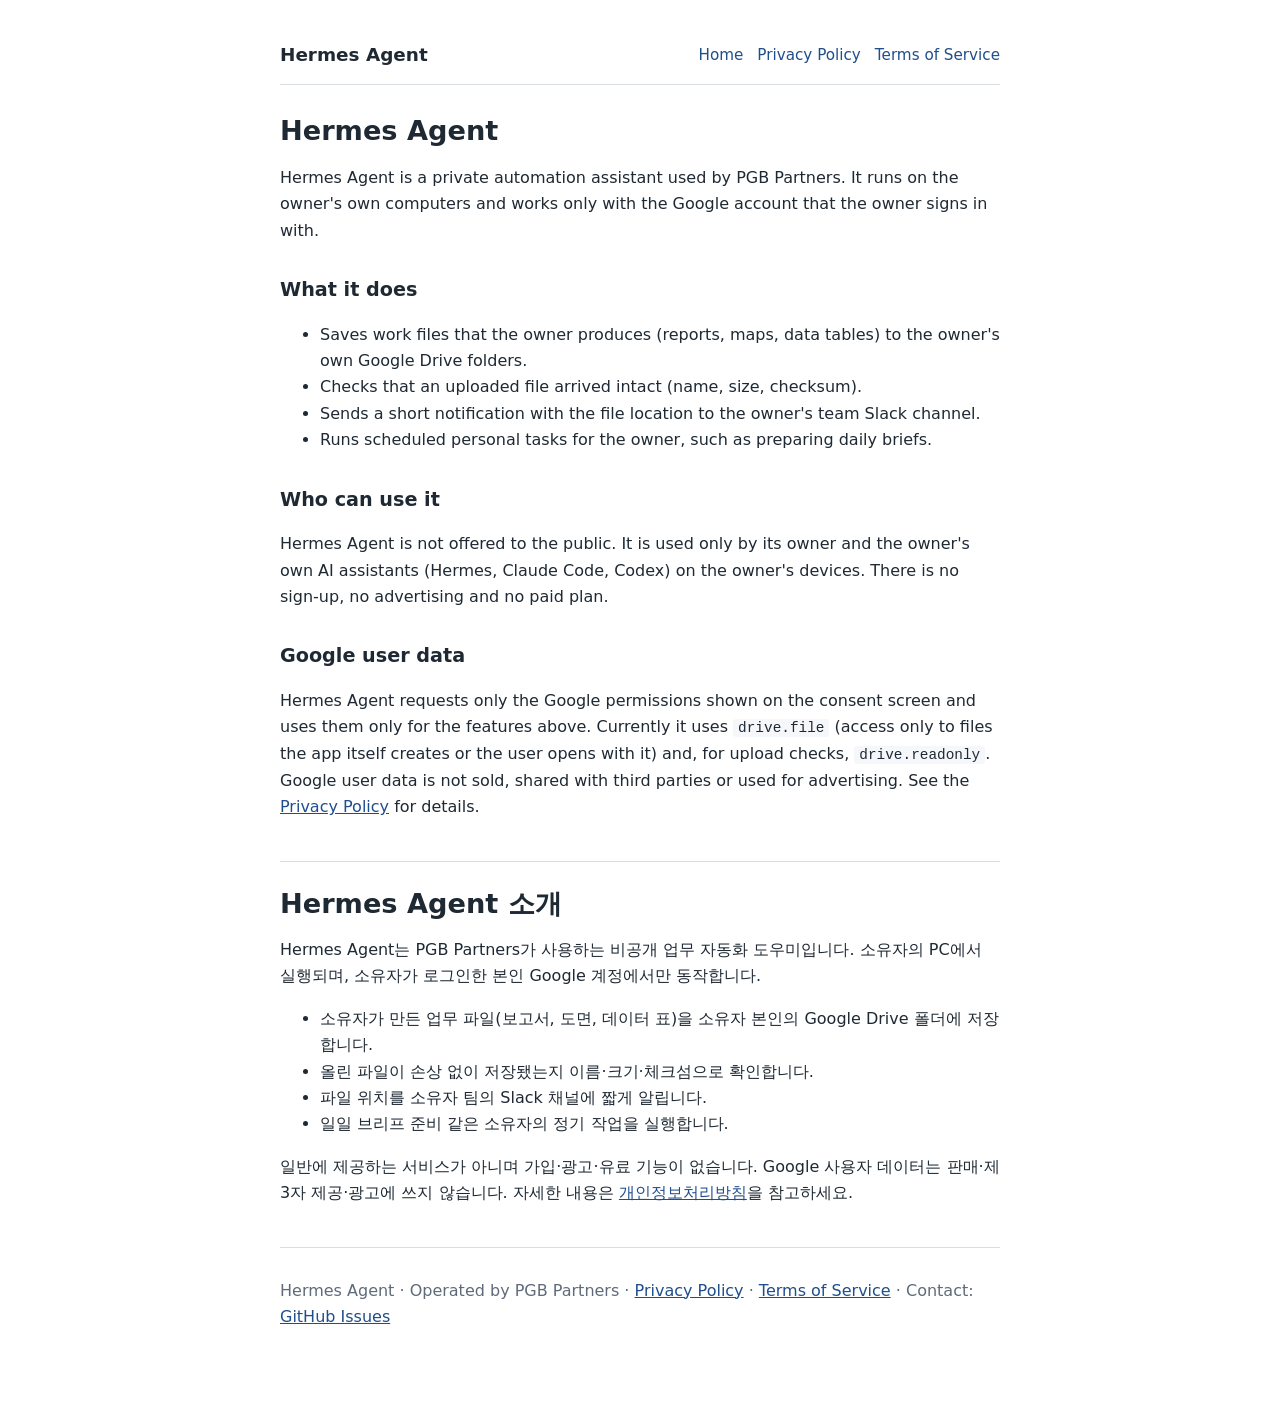
<file: index.html>
<!doctype html>
<html lang="en">
<head>
<meta charset="utf-8">
<meta name="viewport" content="width=device-width, initial-scale=1">
<title>Hermes Agent</title>
<meta name="description" content="Hermes Agent is a private automation assistant that works with the owner's own Google account to save work files to Google Drive and send notifications.">
<link rel="stylesheet" href="style.css">
</head>
<body>
<main>
  <header class="top">
    <a class="brand" href="./">Hermes Agent</a>
    <nav><a href="./">Home</a><a href="privacy.html">Privacy Policy</a><a href="terms.html">Terms of Service</a></nav>
  </header>

  <h1>Hermes Agent</h1>
  <p>Hermes Agent is a private automation assistant used by PGB Partners. It runs on the owner's own computers and works only with the Google account that the owner signs in with.</p>

  <h2>What it does</h2>
  <ul>
    <li>Saves work files that the owner produces (reports, maps, data tables) to the owner's own Google Drive folders.</li>
    <li>Checks that an uploaded file arrived intact (name, size, checksum).</li>
    <li>Sends a short notification with the file location to the owner's team Slack channel.</li>
    <li>Runs scheduled personal tasks for the owner, such as preparing daily briefs.</li>
  </ul>

  <h2>Who can use it</h2>
  <p>Hermes Agent is not offered to the public. It is used only by its owner and the owner's own AI assistants (Hermes, Claude Code, Codex) on the owner's devices. There is no sign-up, no advertising and no paid plan.</p>

  <h2>Google user data</h2>
  <p>Hermes Agent requests only the Google permissions shown on the consent screen and uses them only for the features above. Currently it uses <code>drive.file</code> (access only to files the app itself creates or the user opens with it) and, for upload checks, <code>drive.readonly</code>. Google user data is not sold, shared with third parties or used for advertising. See the <a href="privacy.html">Privacy Policy</a> for details.</p>

  <hr>

  <h1 lang="ko">Hermes Agent 소개</h1>
  <div lang="ko">
    <p>Hermes Agent는 PGB Partners가 사용하는 비공개 업무 자동화 도우미입니다. 소유자의 PC에서 실행되며, 소유자가 로그인한 본인 Google 계정에서만 동작합니다.</p>
    <ul>
      <li>소유자가 만든 업무 파일(보고서, 도면, 데이터 표)을 소유자 본인의 Google Drive 폴더에 저장합니다.</li>
      <li>올린 파일이 손상 없이 저장됐는지 이름·크기·체크섬으로 확인합니다.</li>
      <li>파일 위치를 소유자 팀의 Slack 채널에 짧게 알립니다.</li>
      <li>일일 브리프 준비 같은 소유자의 정기 작업을 실행합니다.</li>
    </ul>
    <p>일반에 제공하는 서비스가 아니며 가입·광고·유료 기능이 없습니다. Google 사용자 데이터는 판매·제3자 제공·광고에 쓰지 않습니다. 자세한 내용은 <a href="privacy.html">개인정보처리방침</a>을 참고하세요.</p>
  </div>

  <footer>
    <p>Hermes Agent · Operated by PGB Partners · <a href="privacy.html">Privacy Policy</a> · <a href="terms.html">Terms of Service</a> · Contact: <a href="https://github.com/qbong1010/hermes-agent/issues">GitHub Issues</a></p>
  </footer>
</main>
</body>
</html>
</file>
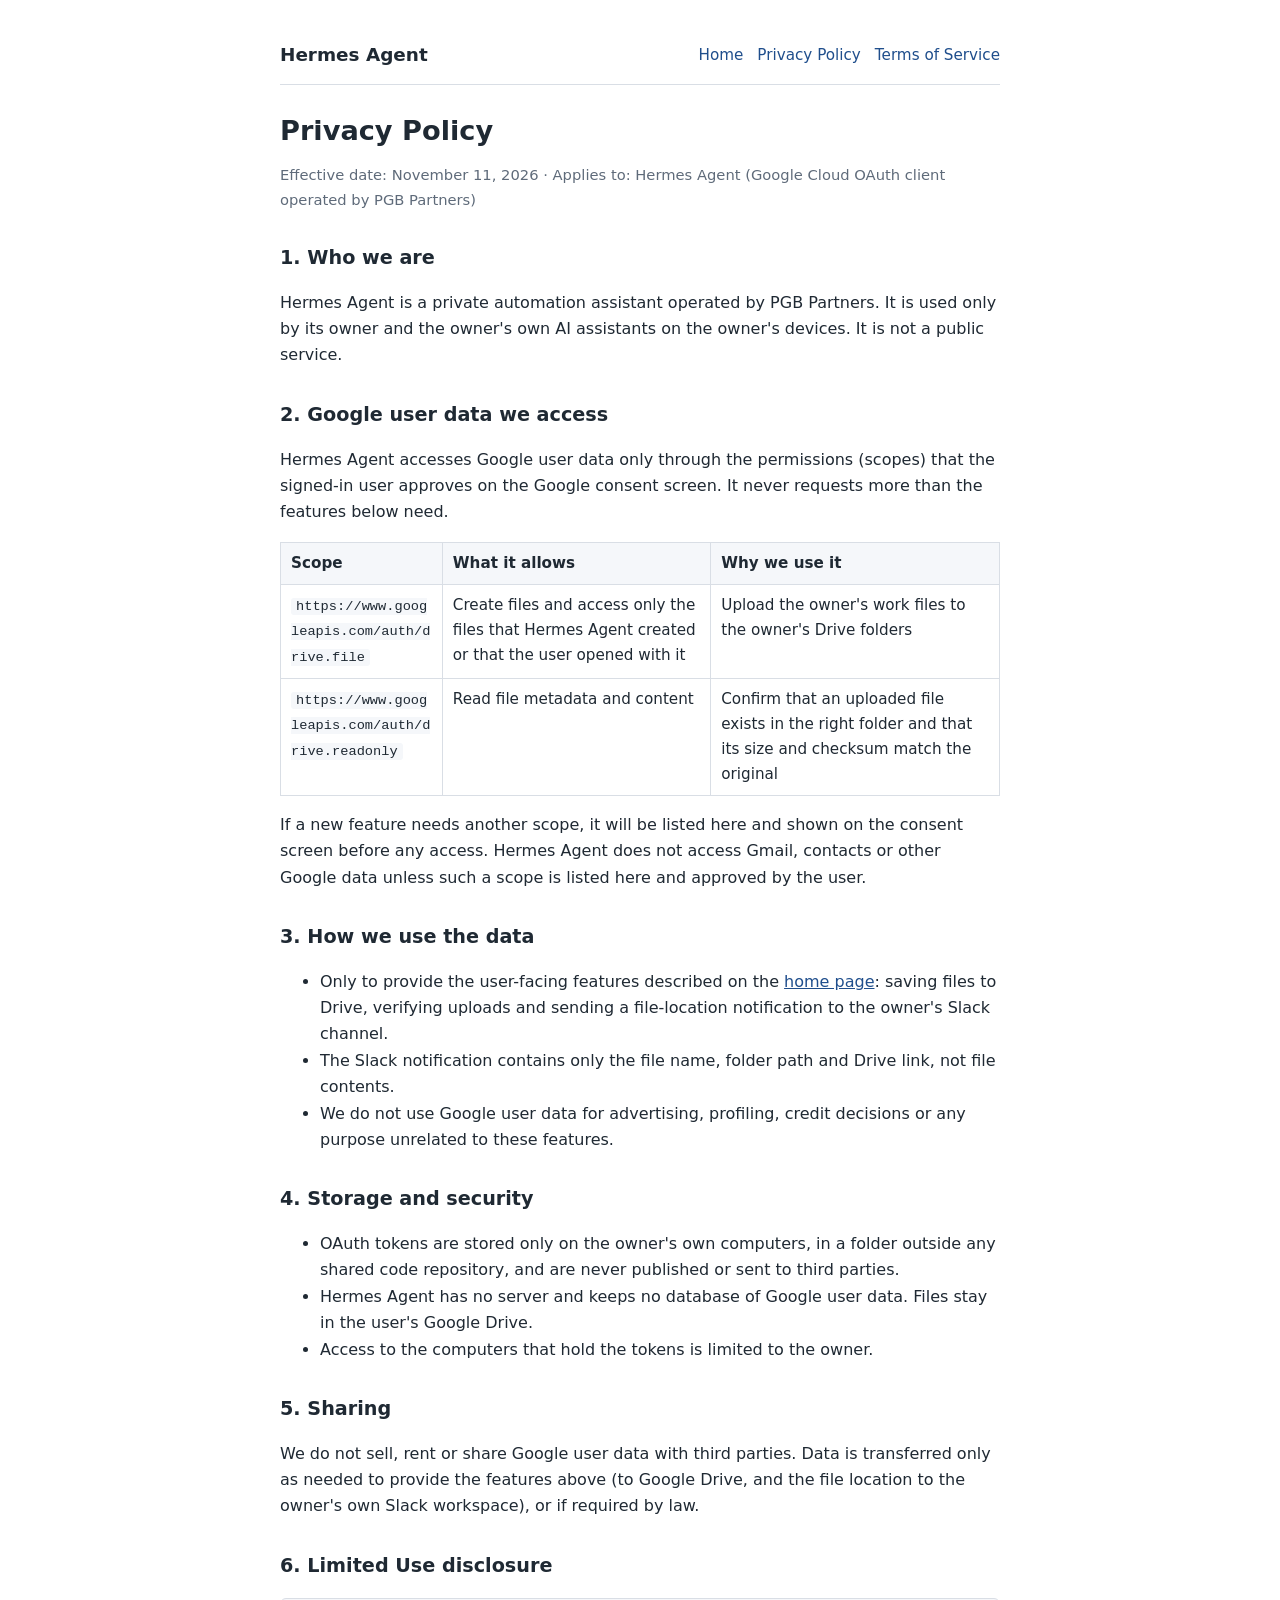
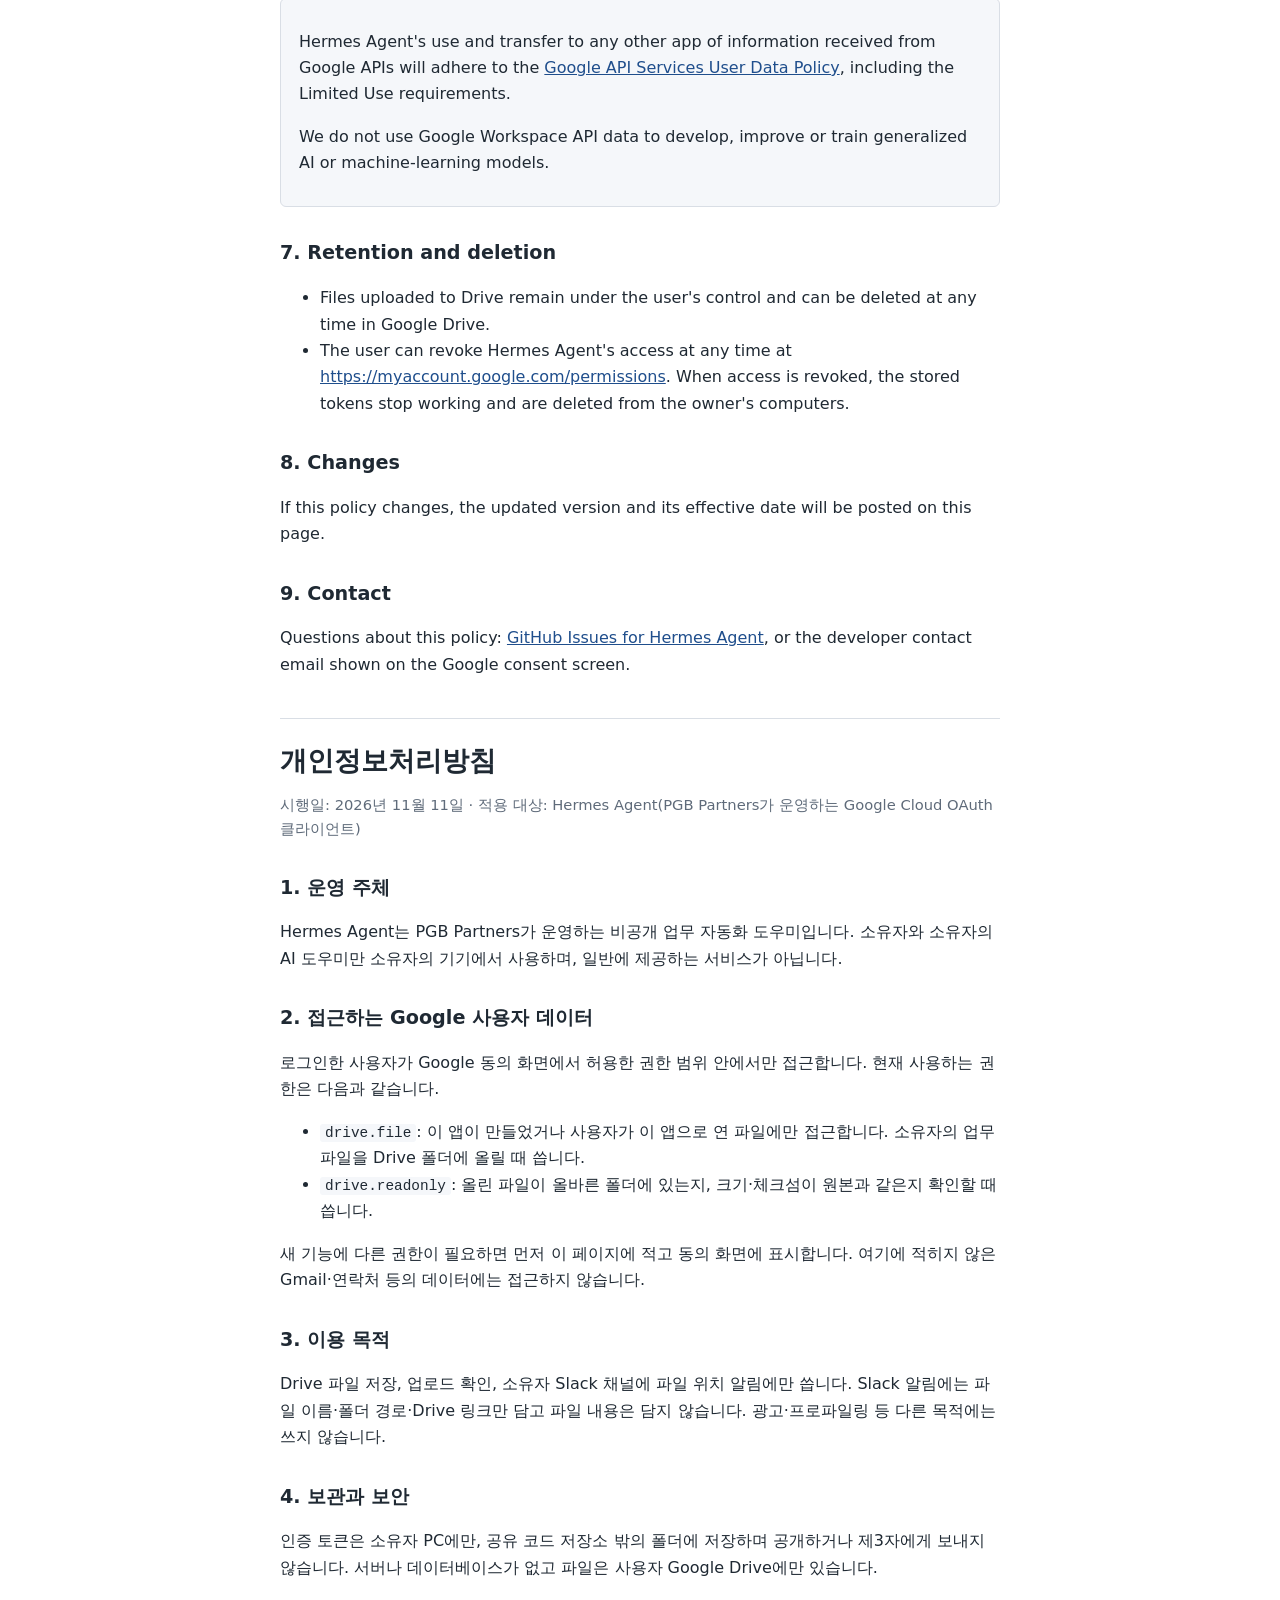
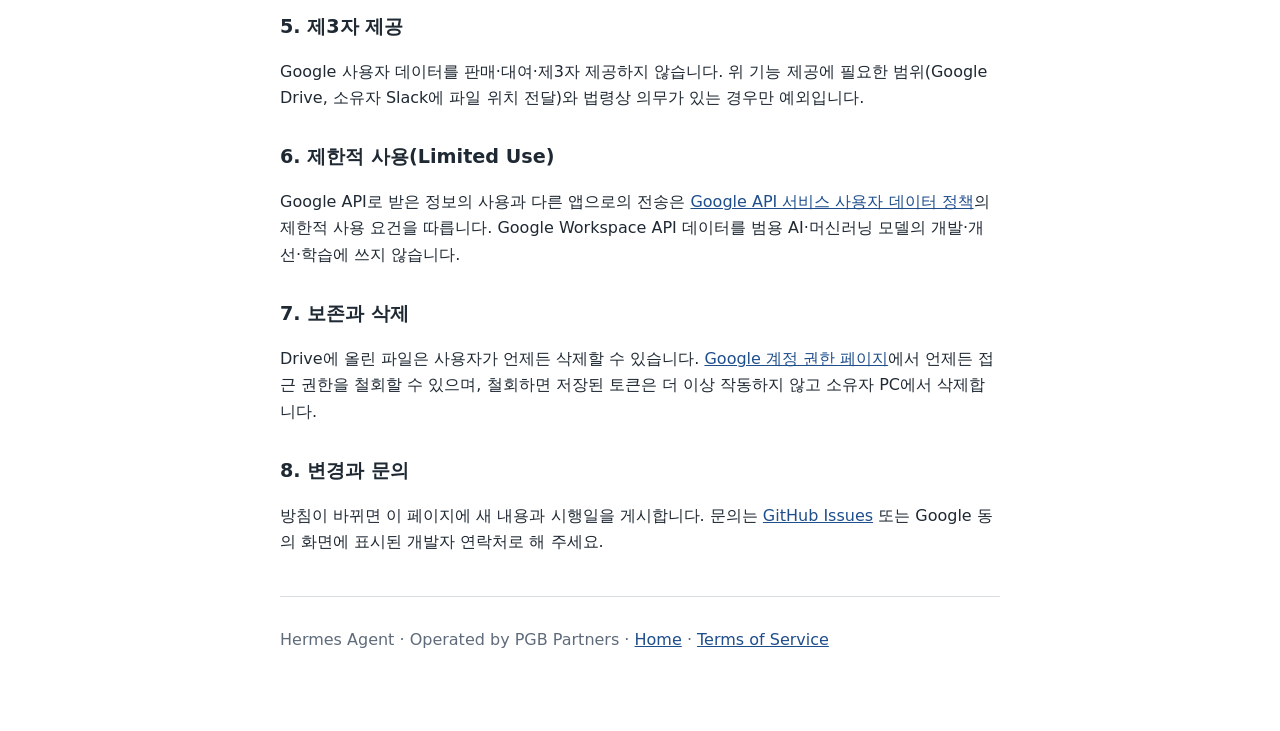
<file: privacy.html>
<!doctype html>
<html lang="en">
<head>
<meta charset="utf-8">
<meta name="viewport" content="width=device-width, initial-scale=1">
<title>Hermes Agent Privacy Policy</title>
<meta name="description" content="How Hermes Agent accesses, uses, stores and protects Google user data.">
<link rel="stylesheet" href="style.css">
</head>
<body>
<main>
  <header class="top">
    <a class="brand" href="./">Hermes Agent</a>
    <nav><a href="./">Home</a><a href="privacy.html">Privacy Policy</a><a href="terms.html">Terms of Service</a></nav>
  </header>

  <h1>Privacy Policy</h1>
  <p class="muted">Effective date: November 11, 2026 · Applies to: Hermes Agent (Google Cloud OAuth client operated by PGB Partners)</p>

  <h2>1. Who we are</h2>
  <p>Hermes Agent is a private automation assistant operated by PGB Partners. It is used only by its owner and the owner's own AI assistants on the owner's devices. It is not a public service.</p>

  <h2>2. Google user data we access</h2>
  <p>Hermes Agent accesses Google user data only through the permissions (scopes) that the signed-in user approves on the Google consent screen. It never requests more than the features below need.</p>
  <table>
    <tr><th>Scope</th><th>What it allows</th><th>Why we use it</th></tr>
    <tr><td><code>https://www.googleapis.com/auth/drive.file</code></td><td>Create files and access only the files that Hermes Agent created or that the user opened with it</td><td>Upload the owner's work files to the owner's Drive folders</td></tr>
    <tr><td><code>https://www.googleapis.com/auth/drive.readonly</code></td><td>Read file metadata and content</td><td>Confirm that an uploaded file exists in the right folder and that its size and checksum match the original</td></tr>
  </table>
  <p>If a new feature needs another scope, it will be listed here and shown on the consent screen before any access. Hermes Agent does not access Gmail, contacts or other Google data unless such a scope is listed here and approved by the user.</p>

  <h2>3. How we use the data</h2>
  <ul>
    <li>Only to provide the user-facing features described on the <a href="./">home page</a>: saving files to Drive, verifying uploads and sending a file-location notification to the owner's Slack channel.</li>
    <li>The Slack notification contains only the file name, folder path and Drive link, not file contents.</li>
    <li>We do not use Google user data for advertising, profiling, credit decisions or any purpose unrelated to these features.</li>
  </ul>

  <h2>4. Storage and security</h2>
  <ul>
    <li>OAuth tokens are stored only on the owner's own computers, in a folder outside any shared code repository, and are never published or sent to third parties.</li>
    <li>Hermes Agent has no server and keeps no database of Google user data. Files stay in the user's Google Drive.</li>
    <li>Access to the computers that hold the tokens is limited to the owner.</li>
  </ul>

  <h2>5. Sharing</h2>
  <p>We do not sell, rent or share Google user data with third parties. Data is transferred only as needed to provide the features above (to Google Drive, and the file location to the owner's own Slack workspace), or if required by law.</p>

  <h2>6. Limited Use disclosure</h2>
  <div class="box">
    <p>Hermes Agent's use and transfer to any other app of information received from Google APIs will adhere to the <a href="https://developers.google.com/terms/api-services-user-data-policy">Google API Services User Data Policy</a>, including the Limited Use requirements.</p>
    <p>We do not use Google Workspace API data to develop, improve or train generalized AI or machine-learning models.</p>
  </div>

  <h2>7. Retention and deletion</h2>
  <ul>
    <li>Files uploaded to Drive remain under the user's control and can be deleted at any time in Google Drive.</li>
    <li>The user can revoke Hermes Agent's access at any time at <a href="https://myaccount.google.com/permissions">https://myaccount.google.com/permissions</a>. When access is revoked, the stored tokens stop working and are deleted from the owner's computers.</li>
  </ul>

  <h2>8. Changes</h2>
  <p>If this policy changes, the updated version and its effective date will be posted on this page.</p>

  <h2>9. Contact</h2>
  <p>Questions about this policy: <a href="https://github.com/qbong1010/hermes-agent/issues">GitHub Issues for Hermes Agent</a>, or the developer contact email shown on the Google consent screen.</p>

  <hr>

  <div lang="ko">
  <h1>개인정보처리방침</h1>
  <p class="muted">시행일: 2026년 11월 11일 · 적용 대상: Hermes Agent(PGB Partners가 운영하는 Google Cloud OAuth 클라이언트)</p>

  <h2>1. 운영 주체</h2>
  <p>Hermes Agent는 PGB Partners가 운영하는 비공개 업무 자동화 도우미입니다. 소유자와 소유자의 AI 도우미만 소유자의 기기에서 사용하며, 일반에 제공하는 서비스가 아닙니다.</p>

  <h2>2. 접근하는 Google 사용자 데이터</h2>
  <p>로그인한 사용자가 Google 동의 화면에서 허용한 권한 범위 안에서만 접근합니다. 현재 사용하는 권한은 다음과 같습니다.</p>
  <ul>
    <li><code>drive.file</code>: 이 앱이 만들었거나 사용자가 이 앱으로 연 파일에만 접근합니다. 소유자의 업무 파일을 Drive 폴더에 올릴 때 씁니다.</li>
    <li><code>drive.readonly</code>: 올린 파일이 올바른 폴더에 있는지, 크기·체크섬이 원본과 같은지 확인할 때 씁니다.</li>
  </ul>
  <p>새 기능에 다른 권한이 필요하면 먼저 이 페이지에 적고 동의 화면에 표시합니다. 여기에 적히지 않은 Gmail·연락처 등의 데이터에는 접근하지 않습니다.</p>

  <h2>3. 이용 목적</h2>
  <p>Drive 파일 저장, 업로드 확인, 소유자 Slack 채널에 파일 위치 알림에만 씁니다. Slack 알림에는 파일 이름·폴더 경로·Drive 링크만 담고 파일 내용은 담지 않습니다. 광고·프로파일링 등 다른 목적에는 쓰지 않습니다.</p>

  <h2>4. 보관과 보안</h2>
  <p>인증 토큰은 소유자 PC에만, 공유 코드 저장소 밖의 폴더에 저장하며 공개하거나 제3자에게 보내지 않습니다. 서버나 데이터베이스가 없고 파일은 사용자 Google Drive에만 있습니다.</p>

  <h2>5. 제3자 제공</h2>
  <p>Google 사용자 데이터를 판매·대여·제3자 제공하지 않습니다. 위 기능 제공에 필요한 범위(Google Drive, 소유자 Slack에 파일 위치 전달)와 법령상 의무가 있는 경우만 예외입니다.</p>

  <h2>6. 제한적 사용(Limited Use)</h2>
  <p>Google API로 받은 정보의 사용과 다른 앱으로의 전송은 <a href="https://developers.google.com/terms/api-services-user-data-policy">Google API 서비스 사용자 데이터 정책</a>의 제한적 사용 요건을 따릅니다. Google Workspace API 데이터를 범용 AI·머신러닝 모델의 개발·개선·학습에 쓰지 않습니다.</p>

  <h2>7. 보존과 삭제</h2>
  <p>Drive에 올린 파일은 사용자가 언제든 삭제할 수 있습니다. <a href="https://myaccount.google.com/permissions">Google 계정 권한 페이지</a>에서 언제든 접근 권한을 철회할 수 있으며, 철회하면 저장된 토큰은 더 이상 작동하지 않고 소유자 PC에서 삭제합니다.</p>

  <h2>8. 변경과 문의</h2>
  <p>방침이 바뀌면 이 페이지에 새 내용과 시행일을 게시합니다. 문의는 <a href="https://github.com/qbong1010/hermes-agent/issues">GitHub Issues</a> 또는 Google 동의 화면에 표시된 개발자 연락처로 해 주세요.</p>
  </div>

  <footer>
    <p>Hermes Agent · Operated by PGB Partners · <a href="./">Home</a> · <a href="terms.html">Terms of Service</a></p>
  </footer>
</main>
</body>
</html>
</file>
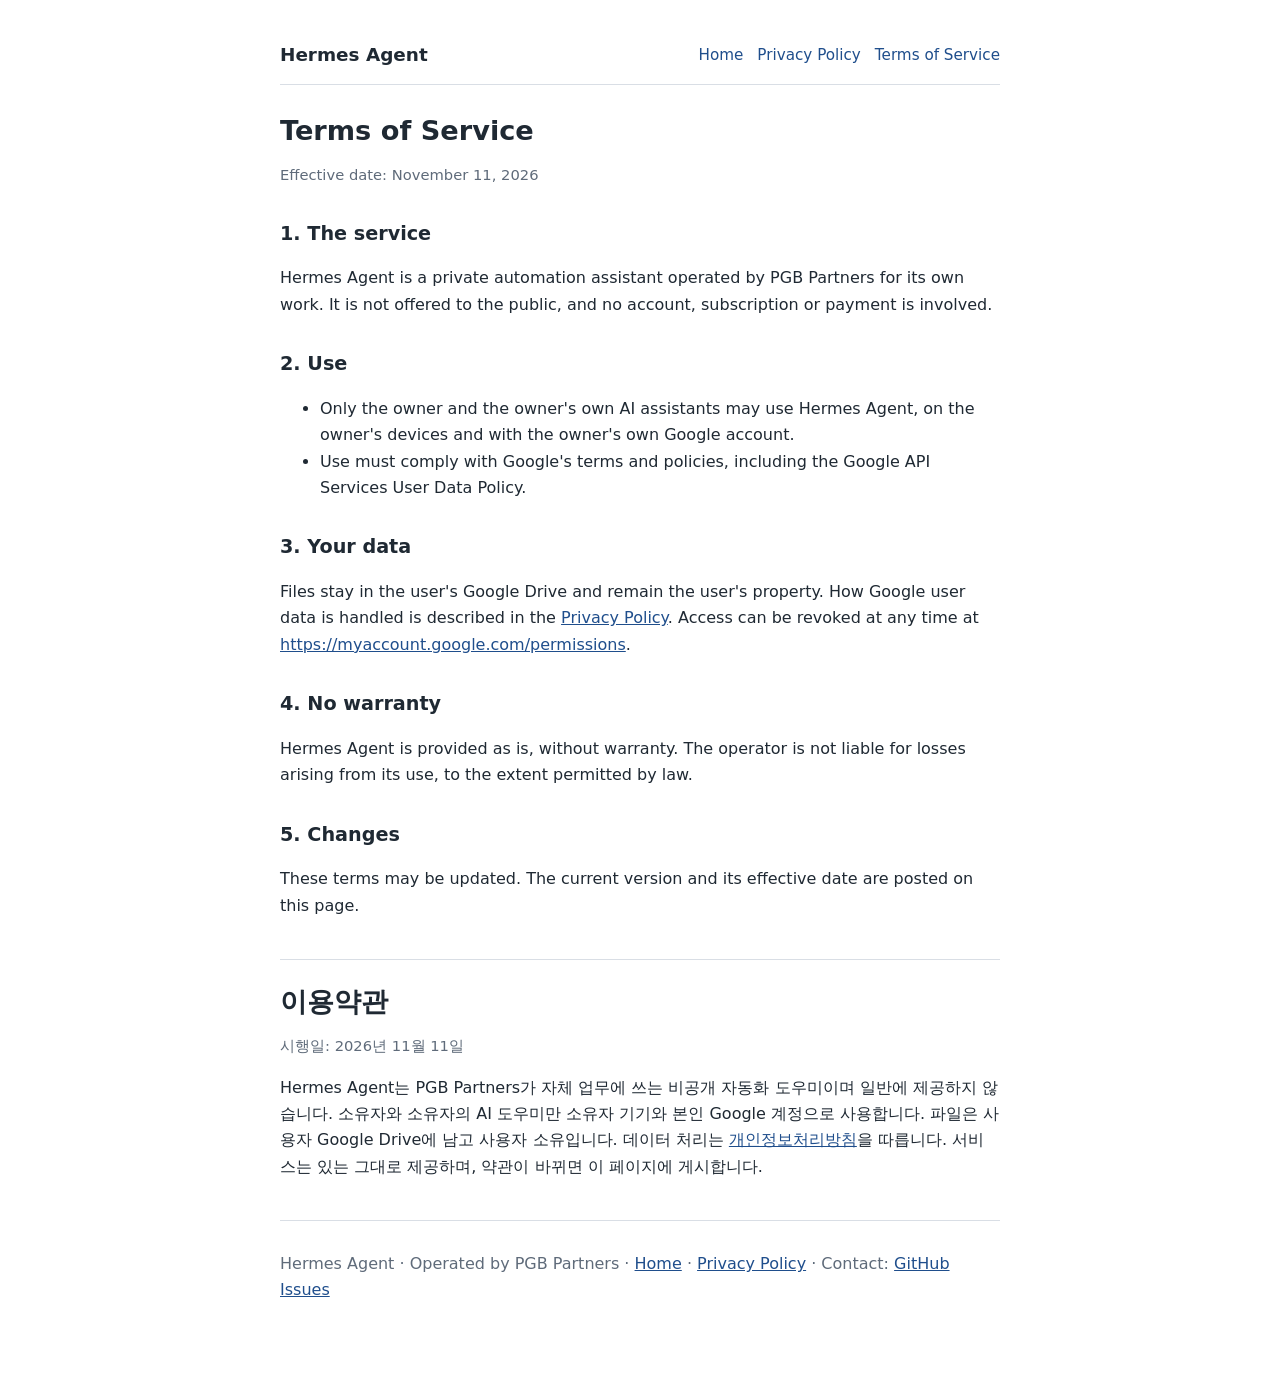
<file: terms.html>
<!doctype html>
<html lang="en">
<head>
<meta charset="utf-8">
<meta name="viewport" content="width=device-width, initial-scale=1">
<title>Hermes Agent Terms of Service</title>
<meta name="description" content="Terms of Service for Hermes Agent, a private automation assistant operated by PGB Partners.">
<link rel="stylesheet" href="style.css">
</head>
<body>
<main>
  <header class="top">
    <a class="brand" href="./">Hermes Agent</a>
    <nav><a href="./">Home</a><a href="privacy.html">Privacy Policy</a><a href="terms.html">Terms of Service</a></nav>
  </header>

  <h1>Terms of Service</h1>
  <p class="muted">Effective date: November 11, 2026</p>

  <h2>1. The service</h2>
  <p>Hermes Agent is a private automation assistant operated by PGB Partners for its own work. It is not offered to the public, and no account, subscription or payment is involved.</p>

  <h2>2. Use</h2>
  <ul>
    <li>Only the owner and the owner's own AI assistants may use Hermes Agent, on the owner's devices and with the owner's own Google account.</li>
    <li>Use must comply with Google's terms and policies, including the Google API Services User Data Policy.</li>
  </ul>

  <h2>3. Your data</h2>
  <p>Files stay in the user's Google Drive and remain the user's property. How Google user data is handled is described in the <a href="privacy.html">Privacy Policy</a>. Access can be revoked at any time at <a href="https://myaccount.google.com/permissions">https://myaccount.google.com/permissions</a>.</p>

  <h2>4. No warranty</h2>
  <p>Hermes Agent is provided as is, without warranty. The operator is not liable for losses arising from its use, to the extent permitted by law.</p>

  <h2>5. Changes</h2>
  <p>These terms may be updated. The current version and its effective date are posted on this page.</p>

  <hr>
  <div lang="ko">
  <h1>이용약관</h1>
  <p class="muted">시행일: 2026년 11월 11일</p>
  <p>Hermes Agent는 PGB Partners가 자체 업무에 쓰는 비공개 자동화 도우미이며 일반에 제공하지 않습니다. 소유자와 소유자의 AI 도우미만 소유자 기기와 본인 Google 계정으로 사용합니다. 파일은 사용자 Google Drive에 남고 사용자 소유입니다. 데이터 처리는 <a href="privacy.html">개인정보처리방침</a>을 따릅니다. 서비스는 있는 그대로 제공하며, 약관이 바뀌면 이 페이지에 게시합니다.</p>
  </div>

  <footer>
    <p>Hermes Agent · Operated by PGB Partners · <a href="./">Home</a> · <a href="privacy.html">Privacy Policy</a> · Contact: <a href="https://github.com/qbong1010/hermes-agent/issues">GitHub Issues</a></p>
  </footer>
</main>
</body>
</html>
</file>
<file: style.css>
:root { --ink:#1f2933; --muted:#5f6b7a; --line:#d9dee5; --accent:#1f4e8c; --bg:#ffffff; --soft:#f5f7fa; }
@media (prefers-color-scheme: dark) {
  :root { --ink:#e6e9ee; --muted:#a5adb8; --line:#333a44; --accent:#7fa8e0; --bg:#14171c; --soft:#1c2027; }
}
* { box-sizing: border-box; }
body { margin:0; background:var(--bg); color:var(--ink); font-family:system-ui,-apple-system,"Segoe UI","Malgun Gothic","Apple SD Gothic Neo",sans-serif; line-height:1.65; }
main { max-width:760px; margin:0 auto; padding:40px 20px 64px; }
header.top { display:flex; justify-content:space-between; align-items:center; gap:12px; flex-wrap:wrap; border-bottom:1px solid var(--line); padding-bottom:14px; margin-bottom:28px; }
header.top a.brand { font-weight:700; font-size:1.15rem; color:var(--ink); text-decoration:none; }
nav a { margin-left:14px; color:var(--accent); text-decoration:none; font-size:.95rem; }
nav a:first-child { margin-left:0; }
h1 { font-size:1.7rem; line-height:1.3; margin:0 0 8px; }
h2 { font-size:1.2rem; margin:30px 0 8px; }
h3 { font-size:1rem; margin:20px 0 6px; }
p, li { font-size:1rem; }
.muted { color:var(--muted); font-size:.92rem; }
.box { background:var(--soft); border:1px solid var(--line); border-radius:6px; padding:14px 18px; margin:16px 0; }
table { border-collapse:collapse; width:100%; font-size:.95rem; }
th, td { border:1px solid var(--line); padding:8px 10px; text-align:left; vertical-align:top; }
th { background:var(--soft); }
code { font-size:.9em; background:var(--soft); padding:1px 5px; border-radius:3px; word-break:break-all; }
hr { border:none; border-top:1px solid var(--line); margin:40px 0 24px; }
footer { color:var(--muted); font-size:.88rem; border-top:1px solid var(--line); margin-top:40px; padding-top:14px; }
a { color:var(--accent); }
</file>
